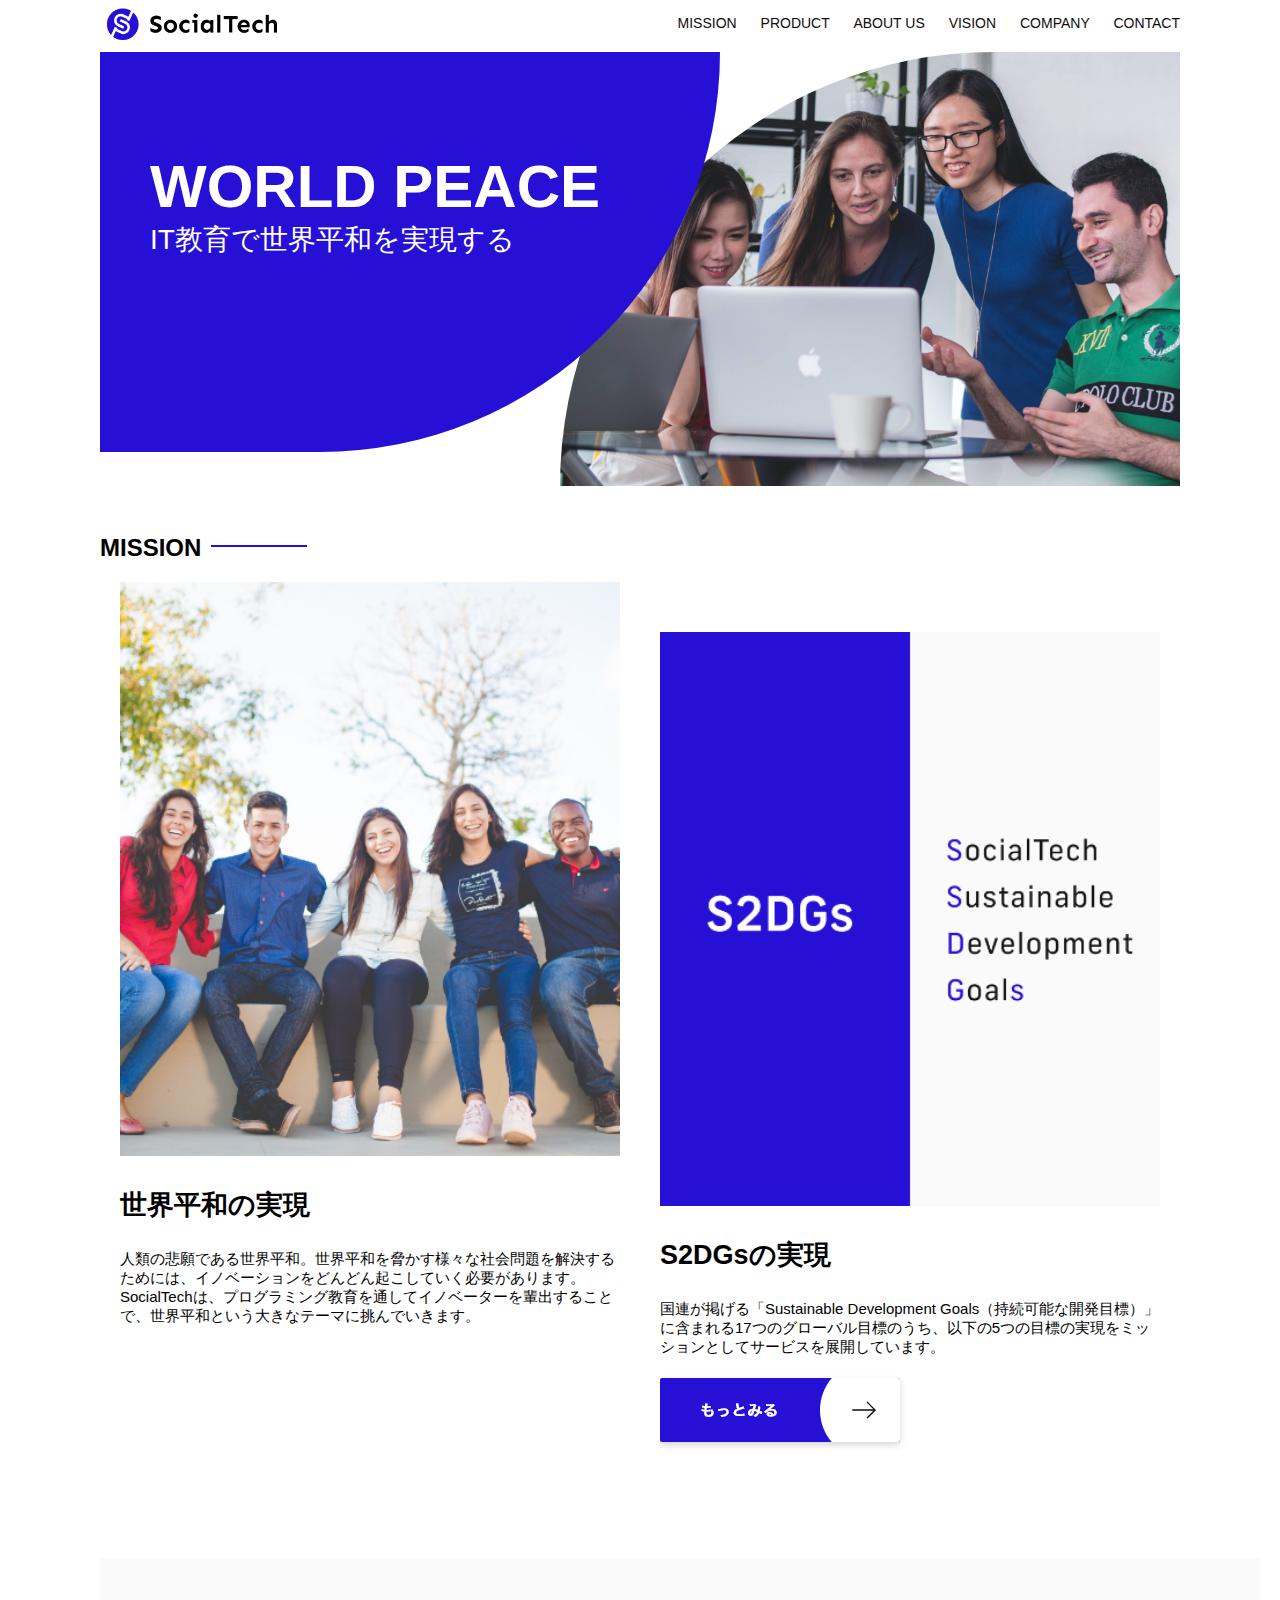
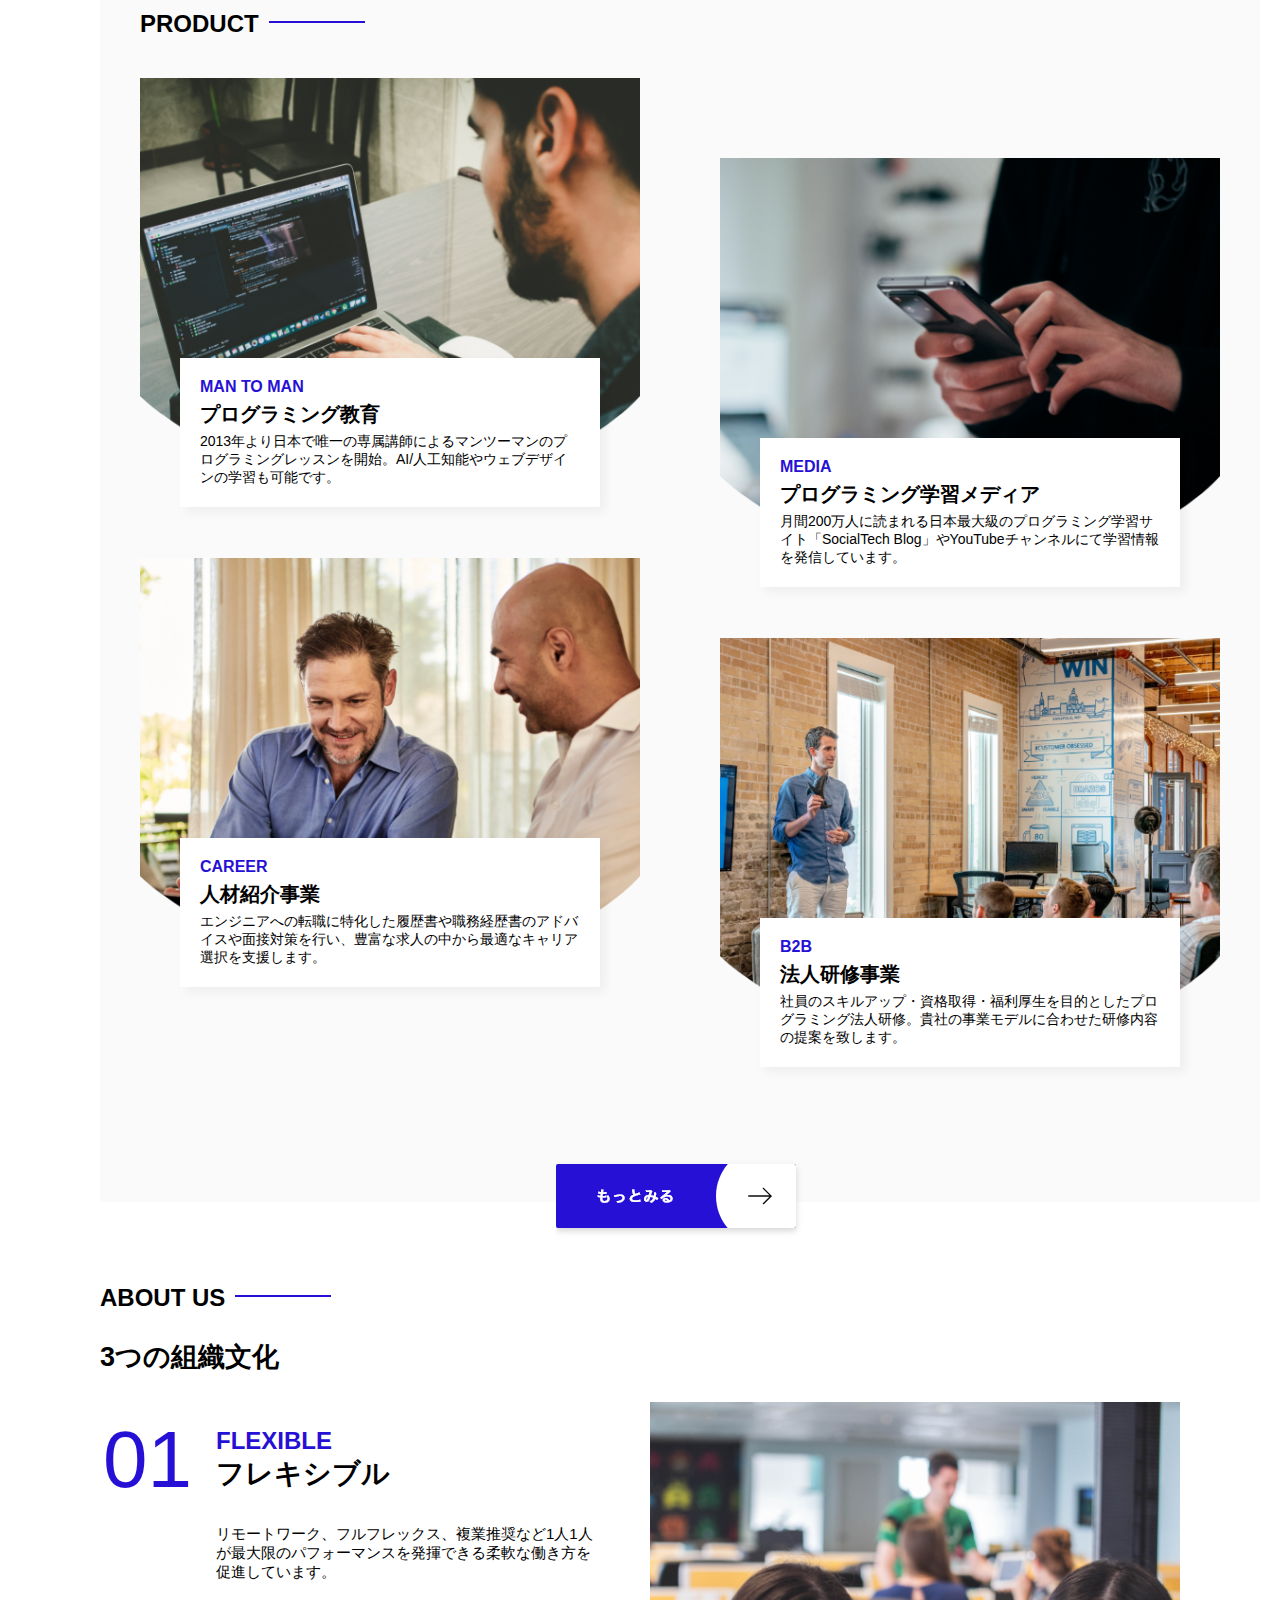
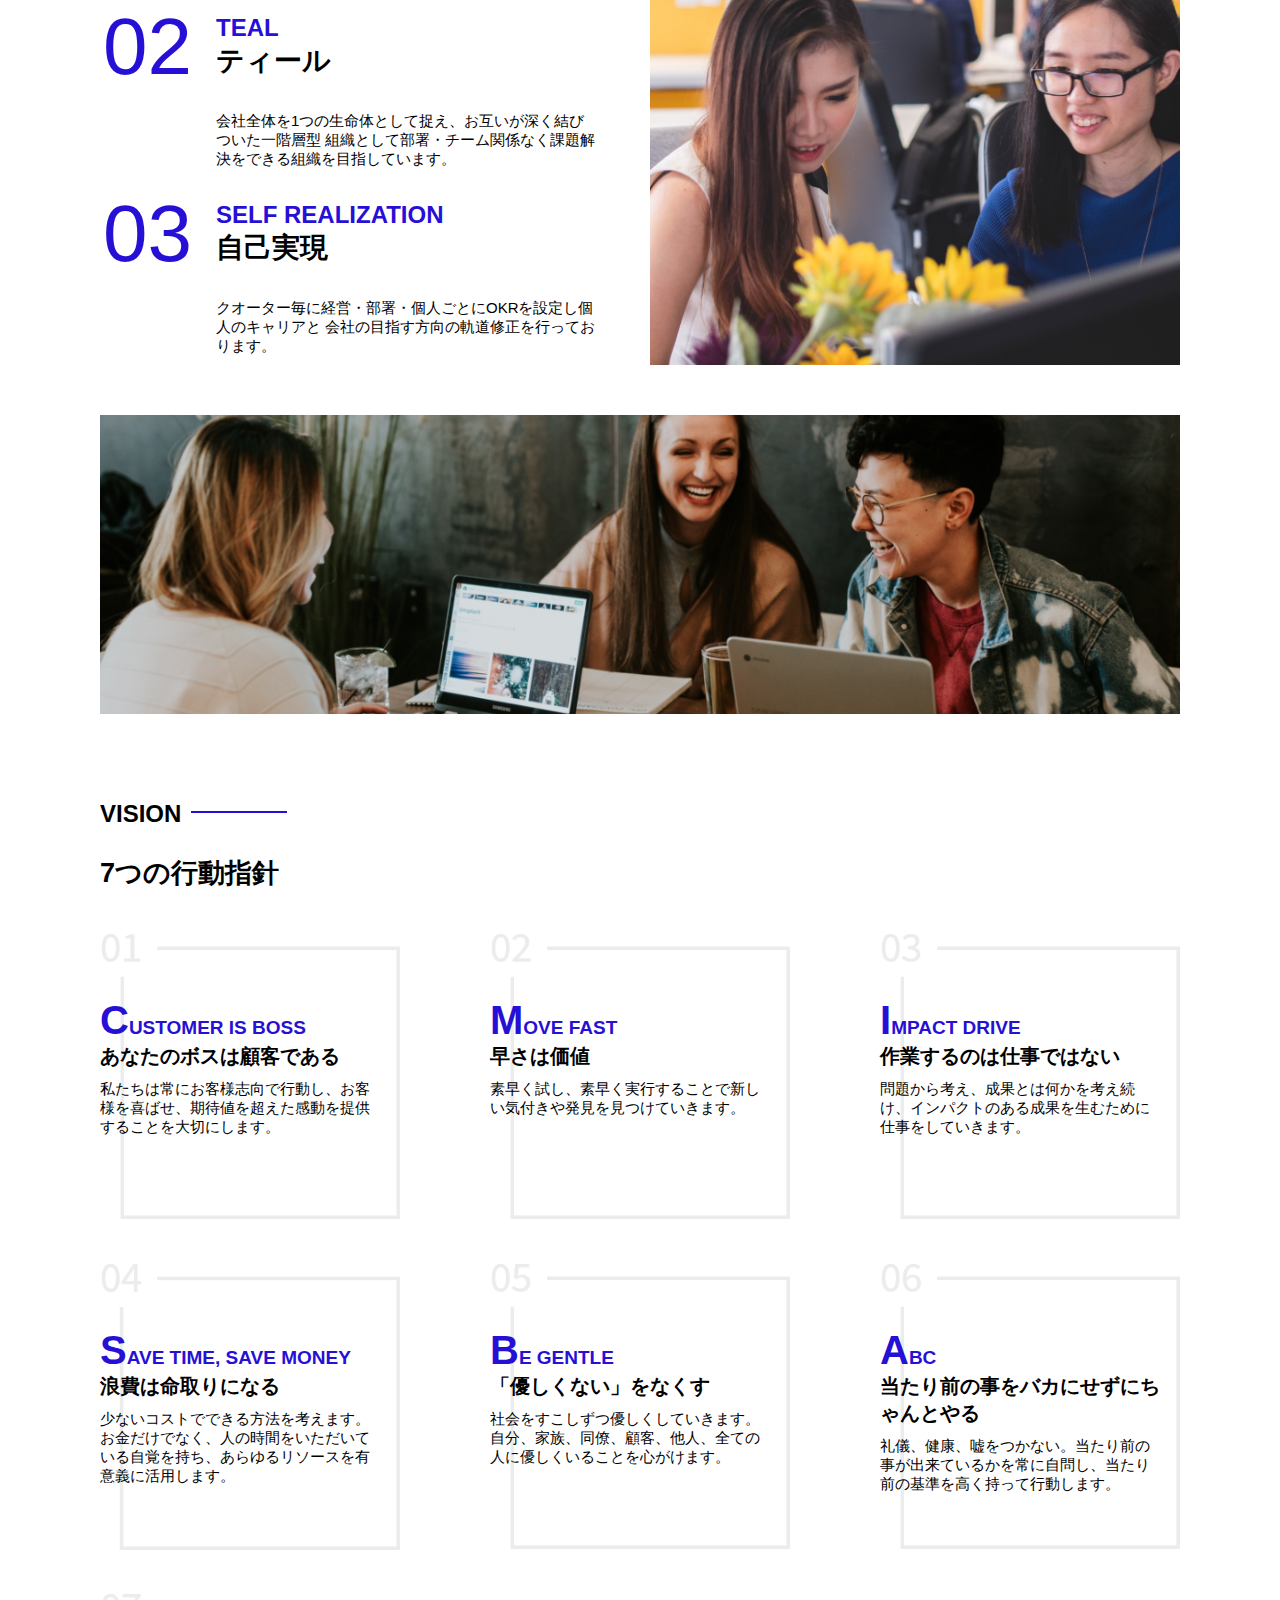
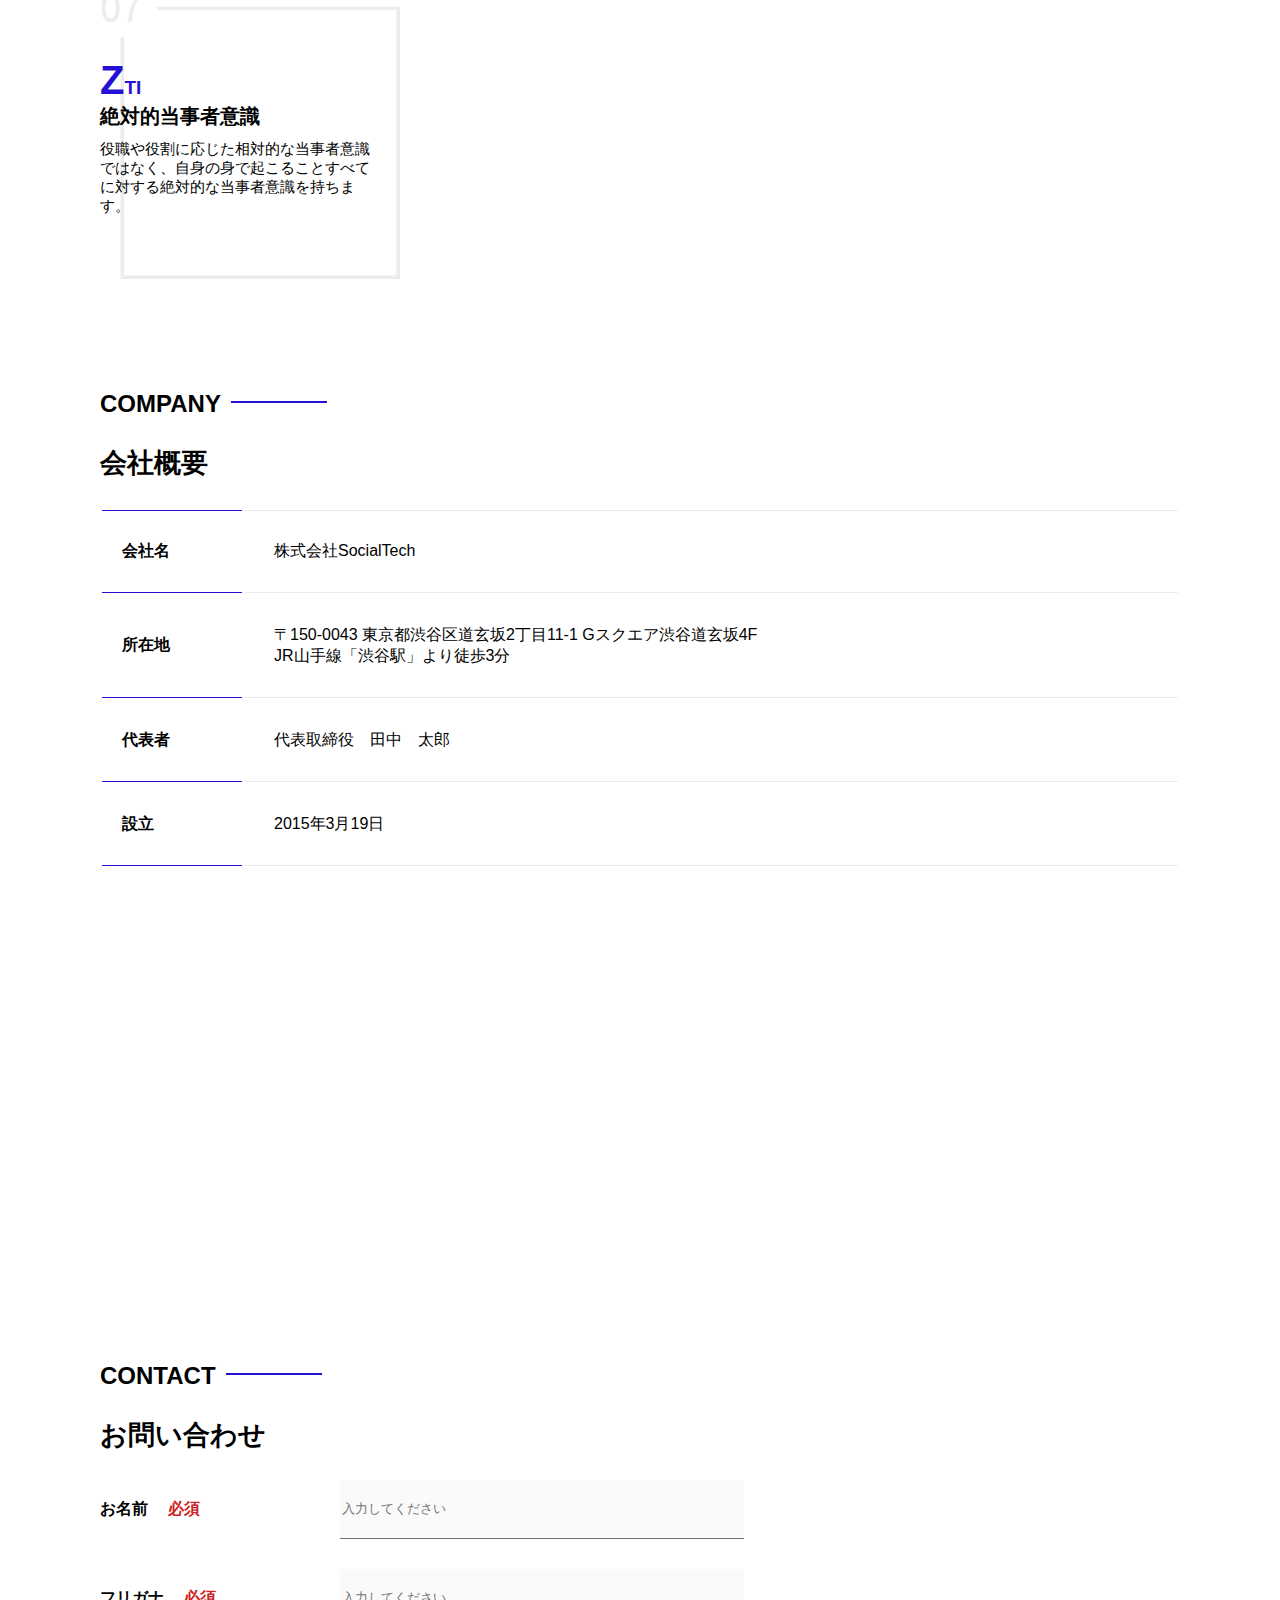
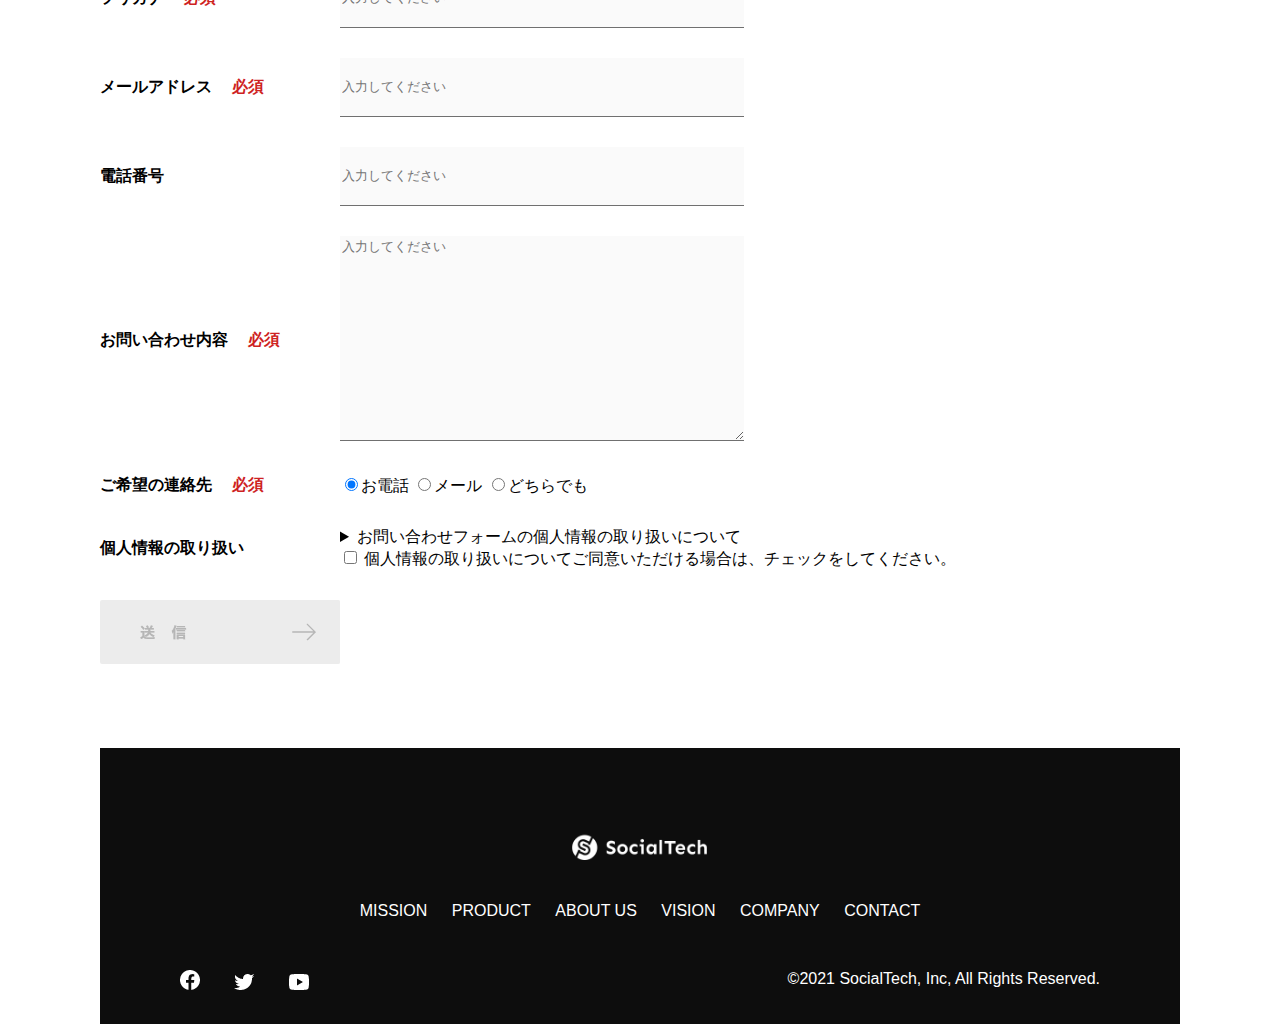
<file: index.html>
<!DOCTYPE html>
<html>
  <head>
    <title>SocialTech</title>
    <meta charset="utf-8">
    <meta name="description" content="SocialTechはEndTech業界のリーディングカンパニーを目指します。">
    <meta name="viewport" content="width=device-width",initial-scale="1.0">
    <link rel="stylesheet" href="style.css">
  </head>
  <body>
    <!-- ヘッダー -->
    <header>
      <!-- ロゴ -->
      <a href="index.html" id="logo"><img src="images/logo.png" alt="トップページに戻る"></a>
      
      <!-- PC用ナビゲーション -->
      <nav id="nav-pc">
        <a href="mission.html">MISSION</a>
        <a href="product.html">PRODUCT</a>
        <a href="index.html#aboutus">ABOUT US</a>
        <a href="index.html#vision">VISION</a>
        <a href="index.html#company">COMPANY</a>
        <a href="index.html#contact">CONTACT</a>
      </nav>
      <!-- スマホ用メニューボタン -->
      <img id="menu-sp" src="images/button-menu.png" alt="ナビゲーションを開く" onclick="document.getElementById('nav-sp').style.display = 'block'">

      <!-- スマホ用ナビゲーション -->
      <nav id="nav-sp">
        <img id="close" src="images/button-close.png" alt="ナビゲーションを閉じる" onclick="document.getElementById('nav-sp').style.display = 'none'">
        <a id="logo-sp" href="index.html" onclick="document.getElementById('nav-sp').style.display = 'none'"><img 
          src="images/logo-sp.png" alt="トップページに戻る"></a>
        <a class="menu" href="mission.html" onclick="document.getElementById('nav-sp').style.display = 'none'">MISSION</a>
        <a class="menu" href="product.html" onclick="document.getElementById('nav-sp').style.display = 'none'">PRODUCT</a>
        <a class="menu" href="index.html#aboutus" onclick="document.getElementById('nav-sp').style.display = 'none'">ABOUT US</a>
        <a class="menu" href="index.html#vision"
          onclick="document.getElementById('nav-sp').style.display = 'none'">VISION</a>
        <a class="menu" href="index.html#company"
          onclick="document.getElementById('nav-sp').style.display = 'none'">COMPANY</a>
        <a class="menu" href="index.html#contact"
          onclick="document.getElementById('nav-sp').style.display = 'none'">CONTACT</a>
        <div id="sns">
          <a href="https://www.facebook.com/sejuku2013"><img src="images/button-facebook.png" alt="Facebookのリンク"></a>
          <a href="https://twitter.com/samuraijuku"><img src="images/button-twitter.png" alt="Twitterのリンク"></a>
          <a href="https://www.youtube.com/channel/UCCFOQO5aDK0xXam4cUQXT8g"><img src="images/button-youtube.png" alt="YouTubeのリンク"></a>
        </div>
      </nav>
    </header>
    <main>
      <article>
        <!-- メインビジュアル -->
        <section id="main-visual">
          <div id="main-message">
            <h1>WORLD PEACE</h1>
            <p>IT教育で世界平和を実現する</p>
          </div>
          <img src="images/index/index-main.png" alt="PCの周りに集まる多国籍の仲間たち">
        </section>
        <!-- ミッション -->
        <section id="mission">
            <h2 class="index-h2">MISSION</h2>
          <div id="mission-flex">
            <div>  
              <img id="mission-photo" src="images/index/index-mission.png" alt="屋外のベンチで写真を撮影する多国籍の仲間たち">
              <h3>世界平和の実現</h3>
              <p>
                人類の悲願である世界平和。世界平和を脅かす様々な社会問題を解決するためには、イノベーションをどんどん起こしていく必要があります。SocialTechは、プログラミング教育を通してイノベーターを輩出することで、世界平和という大きなテーマに挑んでいきます。
              </p>
           </div>
           <div>
            <img id="s2dgs" src="images/index/s2dgs.png" alt="S2DGs">
            <h3>S2DGsの実現</h3>
            <p>国連が掲げる「Sustainable Development Goals（持続可能な開発目標）」に含まれる17つのグローバル目標のうち、以下の5つの目標の実現をミッションとしてサービスを展開しています。</p>
            <a href="mission.html">
              <img src="images/button-more.png" alt="もっとみる">
            </a>
           </div>
         </div>
       </section>
       <!-- プロダクト -->
       <section id="product">
          <h2 class="index-h2">PRODUCT</h2>
          <div>            
            <div id="product-left">
              <div>
                <img class="product-photo" src="images/index/index-mantoman.png" alt="PCでコードを書く男性">
                <div class="product-explain">
                  <span>MAN TO MAN</span>
                  <h3>プログラミング教育</h3>
                  <p>2013年より日本で唯一の専属講師によるマンツーマンのプログラミングレッスンを開始。AI/人工知能やウェブデザインの学習も可能です。</p>                  
                </div>
              </div>
              <div>
                <img class="product-photo" src="images/index/index-career.png" alt="笑顔で話し合う2人の男性">
                <div class="product-explain">
                  <span>CAREER</span>
                  <h3>人材紹介事業</h3>
                  <p>エンジニアへの転職に特化した履歴書や職務経歴書のアドバイスや面接対策を行い、豊富な求人の中から最適なキャリア選択を支援します。</p>
                </div>
              </div>        
            </div>
            <div id="product-right">
              <div>
                <img class="product-photo" src="images/index/index-media.png" alt="スマートフォンを操作する人">
                <div class="product-explain">
                  <span>MEDIA</span>
                  <h3>プログラミング学習メディア</h3>
                  <p>月間200万人に読まれる日本最大級のプログラミング学習サイト「SocialTech Blog」やYouTubeチャンネルにて学習情報を発信しています。</p>
                </div>
              </div>
              <div>
                <img class="product-photo" src="images/index/index-b2b.png" alt="講演中の男性とそれを聴く人々">
                <div class="product-explain">
                  <span>B2B</span>
                  <h3>法人研修事業</h3>
                  <p>社員のスキルアップ・資格取得・福利厚生を目的としたプログラミング法人研修。貴社の事業モデルに合わせた研修内容の提案を致します。</p>
                </div>
              </div>            
            </div>
          </div>
          <div>
            <a id="product-more" href="product.html">
              <img src="images/button-more.png" alt="もっとみる">
            </a>
          </div>
        </section>
        <!-- ABOUT US -->
        <section id="aboutus">
          <h2 class="index-h2">ABOUT US</h2>
          <h3>3つの組織文化</h3>
          <div>
            <table class="culture-table">
              <tr>
                <td>
                  <span class="culture-num">01</span>
                </td>
                <td>
                  <span class="culture-en">FLEXIBLE</span>
                  <span class="culture-jp">フレキシブル</span>
                </td>
              </tr>
              <tr>
                <td>
                  <!-- 空のセル -->
                </td>
                <td>
                  <p class="culture-description">
                    リモートワーク、フルフレックス、複業推奨など1人1人が最大限のパフォーマンスを発揮できる柔軟な働き方を促進しています。
                 </p>
               </td>
             </tr>
             <tr>
               <td>
                 <span class="culture-num">02</span>
               </td>
               <td>
                 <span class="culture-en">TEAL</span>
                 <span class="culture-jp">ティール</span>
               </td>
             </tr>
             <tr>
               <td>
                 <!--空のセル-->
               </td>
               <td>
                 <p class="culture-description">
                   会社全体を1つの生命体として捉え、お互いが深く結びついた一階層型
                   組織として部署・チーム関係なく課題解決をできる組織を目指しています。
                 </p>
               </td>
             </tr>
             <tr>
               <td>
                 <span class="culture-num">03</span>
               </td>
               <td>
                 <span class="culture-en">SELF REALIZATION</span>
                 <span class="culture-jp">自己実現</span>
               </td>
             </tr>
             <tr>
              <td>
                <!-- 空のセル -->
              </td>
              <td>
                <p class="culture-description">
                  クオーター毎に経営・部署・個人ごとにOKRを設定し個人のキャリアと
                   会社の目指す方向の軌道修正を行っております。
                </p>
              </td>
             </tr>
           </table>
            <img class="culture-img" src="images/index/index-aboutus1.png" alt="笑顔で話し合う2人の女性">
          </div>
           <img class="culture-img2" src="images/index/index-aboutus2.png" alt="笑顔で話し合う3人の男女">
        </section>
        <!-- VISION -->
        <section id="vision">
          <h2 class="index-h2">VISION</h2>
          <h3>7つの行動指針</h3>
          <div>
            <div class="vision-box">
              <img src="images/index/vision-01.png" alt="01">
              <span>
                <h4>CUSTOMER IS BOSS</h4>
                <h5>あなたのボスは顧客である</h5>
                <p>私たちは常にお客様志向で行動し、お客様を喜ばせ、期待値を超えた感動を提供することを大切にします。</p>
              </span>
            </div>
            <div class="vision-box">
              <img src="images/index/vision-02.png" alt="02">
              <span>
                <h4>MOVE FAST</h4>
                <h5>早さは価値</h5>
                <p>素早く試し、素早く実行することで新しい気付きや発見を見つけていきます。</p>
              </span>
            </div>
            <div class="vision-box">
              <img src="images/index/vision-03.png" alt="03">
              <span>
                <h4>IMPACT DRIVE</h4>
                <h5>作業するのは仕事ではない</h5>
                <p>問題から考え、成果とは何かを考え続け、インパクトのある成果を生むために仕事をしていきます。</p>
              </span>
            </div>
            <div class="vision-box">
              <img src="images/index/vision-04.png" alt="04">
              <span>
                <h4>SAVE TIME, SAVE MONEY</h4>
                <h5>浪費は命取りになる</h5>
                <p>少ないコストでできる方法を考えます。お金だけでなく、人の時間をいただいている自覚を持ち、あらゆるリソースを有意義に活用します。</p>
              </span>
            </div>
            <div class="vision-box">
              <img src="images/index/vision-05.png" alt="05">
              <span>
                <h4>BE GENTLE</h4>
                <h5>「優しくない」をなくす</h5>
                <p>社会をすこしずつ優しくしていきます。自分、家族、同僚、顧客、他人、全ての人に優しくいることを心がけます。</p>
              </span>
            </div>
            <div class="vision-box">
              <img src="images/index/vision-06.png" alt="06">
              <span>
                <h4>ABC</h4>
                <h5>当たり前の事をバカにせずにちゃんとやる</h5>
                <p>礼儀、健康、嘘をつかない。当たり前の事が出来ているかを常に自問し、当たり前の基準を高く持って行動します。</p>
              </span>
            </div>
            <div class="vision-box">
              <img src="images/index/vision-07.png" alt="07">
              <span>
                <h4>ZTI</h4>
                <h5>絶対的当事者意識</h5>
                <p>役職や役割に応じた相対的な当事者意識ではなく、自身の身で起こることすべてに対する絶対的な当事者意識を持ちます。</p>
              </span>
            </div>
          </div>
        </section>
        <!-- COMPANY -->
        <section id="company">
          <h2 class="index-h2">COMPANY</h2>
          <h3>会社概要</h3>
           <table id="company-table">
            <tr>
              <th class="tableheader-first">会社名</th>
              <td class="cell-first">株式会社SocialTech</td>
            </tr>
            <tr>
              <th class="tableheader">所在地</th>
              <td class="cell">〒150-0043 東京都渋谷区道玄坂2丁目11-1 Gスクエア渋谷道玄坂4F<br>JR山手線「渋谷駅」より徒歩3分</td>
            </tr>
            <tr>
              <th class="tableheader">代表者</th>
              <td class="cell">代表取締役　田中　太郎</td>
            </tr>
            <tr>
              <th class="tableheader">設立</th>
              <td class="cell">2015年3月19日</td>
            </tr>
           </table>
           <iframe
            src="https://www.google.com/maps/embed?pb=!1m18!1m12!1m3!1d202.61123561314938!2d139.69610514502176!3d35.65779725039391!2m3!1f0!2f0!3f0!3m2!1i1024!2i768!4f13.1!3m3!1m2!1s0x60188be0535d9a81%3A0xb09a6e9018e3debd!2z44CSMTUwLTAwNDMg5p2x5Lqs6YO95riL6LC35Yy66YGT546E5Z2C77yS5LiB55uu77yR77yR4oiS77yR!5e0!3m2!1sja!2sjp!4v1686712116126!5m2!1sja!2sjp" 
            style="border: 0;" allowfullscreen="" loading="lazy">
           </iframe>
        </section>
        <!-- お問い合わせフォーム -->
        <section id="contact">
          <h2 class="index-h2">CONTACT</h2>
          <h3>お問い合わせ</h3>
          <!-- STATIC FORMSのフォームタグ -->
          <form action="https://api.staticforms.xyz/submit" method="post">
              <input type="text" name="honeypot" style="display:none">
              <!-- STATIC FORMSのアクセスキー -->
              <input type="hidden" name="accessKey" value="17d87020-35bf-496c-a254-a8139f6d24a0">
              <!-- メールのタイトル -->
              <input type="hidden" name="subject" value="お問い合わせフォーム" />
              <!-- 送信先のメールアドレスをvalueに設定する -->
              <input type="hidden" name="replyTo" value="chun79221@gmail.com">
              <!-- redirectToのURLは公開後のURLへリンクする -->
              <input type="hidden" name="redirectTo" value="">
            <div>
              <div class="contact-heading">
                <label class="contact-label">お名前<span class="contact-span">必須</span></label>
              </div>
              <div class="contact-form">
                <input type="text" name="name" placeholder="入力してください" class="contact-textbox">
              </div>
            </div>
            <div>
              <div class="contact-heading">
                <label class="contact-label">フリガナ<span class="contact-span">必須</span></label>
              </div>
              <div>
                <input type="text" name="hurigana" placeholder="入力してください" class="contact-textbox">
              </div>
            </div>
            <div>
              <div class="contact-heading">
                <label class="contact-label">メールアドレス<span class="contact-span">必須</span></label>
              </div>
              <div>
                <input type="text" name="email" placeholder="入力してください" class="contact-textbox">
              </div>
            </div>
            <div>
              <div class="contact-heading">
                <label class="contact-label">電話番号</label>
              </div>
              <div>
                <input type="text" name="tel" placeholder="入力してください" class="contact-textbox">
              </div>
            </div>
            <div>
              <div class="contact-heading">
                <label class="contact-label">お問い合わせ内容<span class="contact-span">必須</span></label>
              </div>
              <div>
                <textarea class="contact-textarea" placeholder="入力してください" name="message"></textarea>
              </div>
            </div>
            <div>
              <div class="contact-heading">
                <label class="contact-label">ご希望の連絡先<span class="contact-span">必須</span></label>
              </div>
              <div>
                <input class="radiobutton" type="radio" value="tel" name="contact" checked><label>お電話</label>
                <input class="radiobutton" type="radio" value="mail" name="contact"><label>メール</label>
                <input class="radiobutton" type="radio" value="both" name="contact"><label>どちらでも</label>
              </div>
            </div>
            <div>
              <div class="contact-heading">
                <label class="contact-label">個人情報の取り扱い</label>
              </div>
              <div>
               <details>
                <summary>お問い合わせフォームの個人情報の取り扱いについて</summary>
                <div>
                  <span>１．組織の名称又は氏名</span><br>
                  株式会社SocialTech<br><br>
                  <span>２．個人情報保護管理者（若しくはその代理人）の氏名又は職名、所属及び連絡先
                    鈴木 一郎 コーポレート部</span><br>
                  メールアドレス：support@socialtech.net<br>
                  TEL：03-xxxx-xxxx<br>
                  <span>３．個人情報の利用目的</span><br>
                  ・本サービス及び本サービスに関連する情報の提供又はそれらに関する連絡のため<br>
                  ・ユーザーの本人確認のため<br>
                  ・当社サービスのご案内のため<br>
                  ・当社の商品等の広告または宣伝（電子メールによるものを含むものとします。）<br><br>
                  <span>４．個人情報の取り扱い業務の委託</span><br>
                  個人情報の取扱業務の全部または一部を外部に業務委託する場合があります。<br>
                  その際、弊社は、個人情報を適切に保護できる管理体制を敷き実行していることを条件として<br>
                  委託先を厳選したうえで、機密保持契約を委託先と締結し、お客様の個人情報を厳密に管理させます。<br><br>
                  <span>５．個人情報の開示等の請求</span><br>
                  お客様は、弊社に対してご自身の個人情報の開示等（利用目的の通知、開示、内容の訂正・追加・削除、利用の停止または消去、第三者への提供の停止）に関して、当社問合わせ窓口に申し出ることができます。<br>
                  その際、弊社はお客様ご本人を確認させていただいたうえで、合理的な期間内に対応いたします。<br><br>
                  なお、個人情報に関する弊社問合わせ先は、次の通りです。<br><br>
                  株式会社SocialTech　個人情報問合せ窓口<br>
                  〒150-0043　東京都渋谷区道玄坂2丁目11-1 Ｇスクエア渋谷道玄坂 4F<br>
                  メールアドレス：support@socialtech.net　TEL：03-xxxx-xxxx<br><br>
                  <span>６．個人情報を提供されることの任意性について</span><br><br>
                  お客様がご自身の個人情報を弊社に提供されるか否かは、お客様のご判断によりますが、もしご提供されない場合には、適切なサービスが提供できない場合がありますので予めご了承ください。
                </div>
               </details>
               <input type="checkbox" name="agree">
               <span>個人情報の取り扱いについてご同意いただける場合は、チェックをしてください。</span>
              </div>
            </div>
            <input type="image" src="images/button-submit.png" alt="送信する">
          </form>
        </section>
      </article>
      <footer>
        <div id="footer-logo">
          <img src="images/logo-sp.png" alt="SocialTech">
        </div>
        <div id="footer-link">
          <a href="mission.html">MISSION</a>
          <a href="product.html">PRODUCT</a>
          <a href="index.html#aboutus">ABOUT US</a>
          <a href="index.html#vision">VISION</a>
          <a href="index.html#company">COMPANY</a>
          <a href="index.html#contact">CONTACT</a>
        </div>
        <div id="sns-footer">
          <a href="https://www.facebook.com/sejuku2013"><img src="images/button-facebook.png" alt="Facebookのリンク"></a>
          <a href="https://twitter.com/samuraijuku"><img src="images/button-twitter.png" alt="Twitterのリンク"></a>
          <a href="https://www.youtube.com/channel/UCCFOQO5aDK0xXam4cUQXT8g"><img src="images/button-youtube.png" alt="YouTubeのリンク"></a>
          <span id="copyright">&copy;2021 SocialTech, Inc, All Rights Reserved.</span>
        </div>
      </footer>
    </main>
  </body>
</html>
</file>
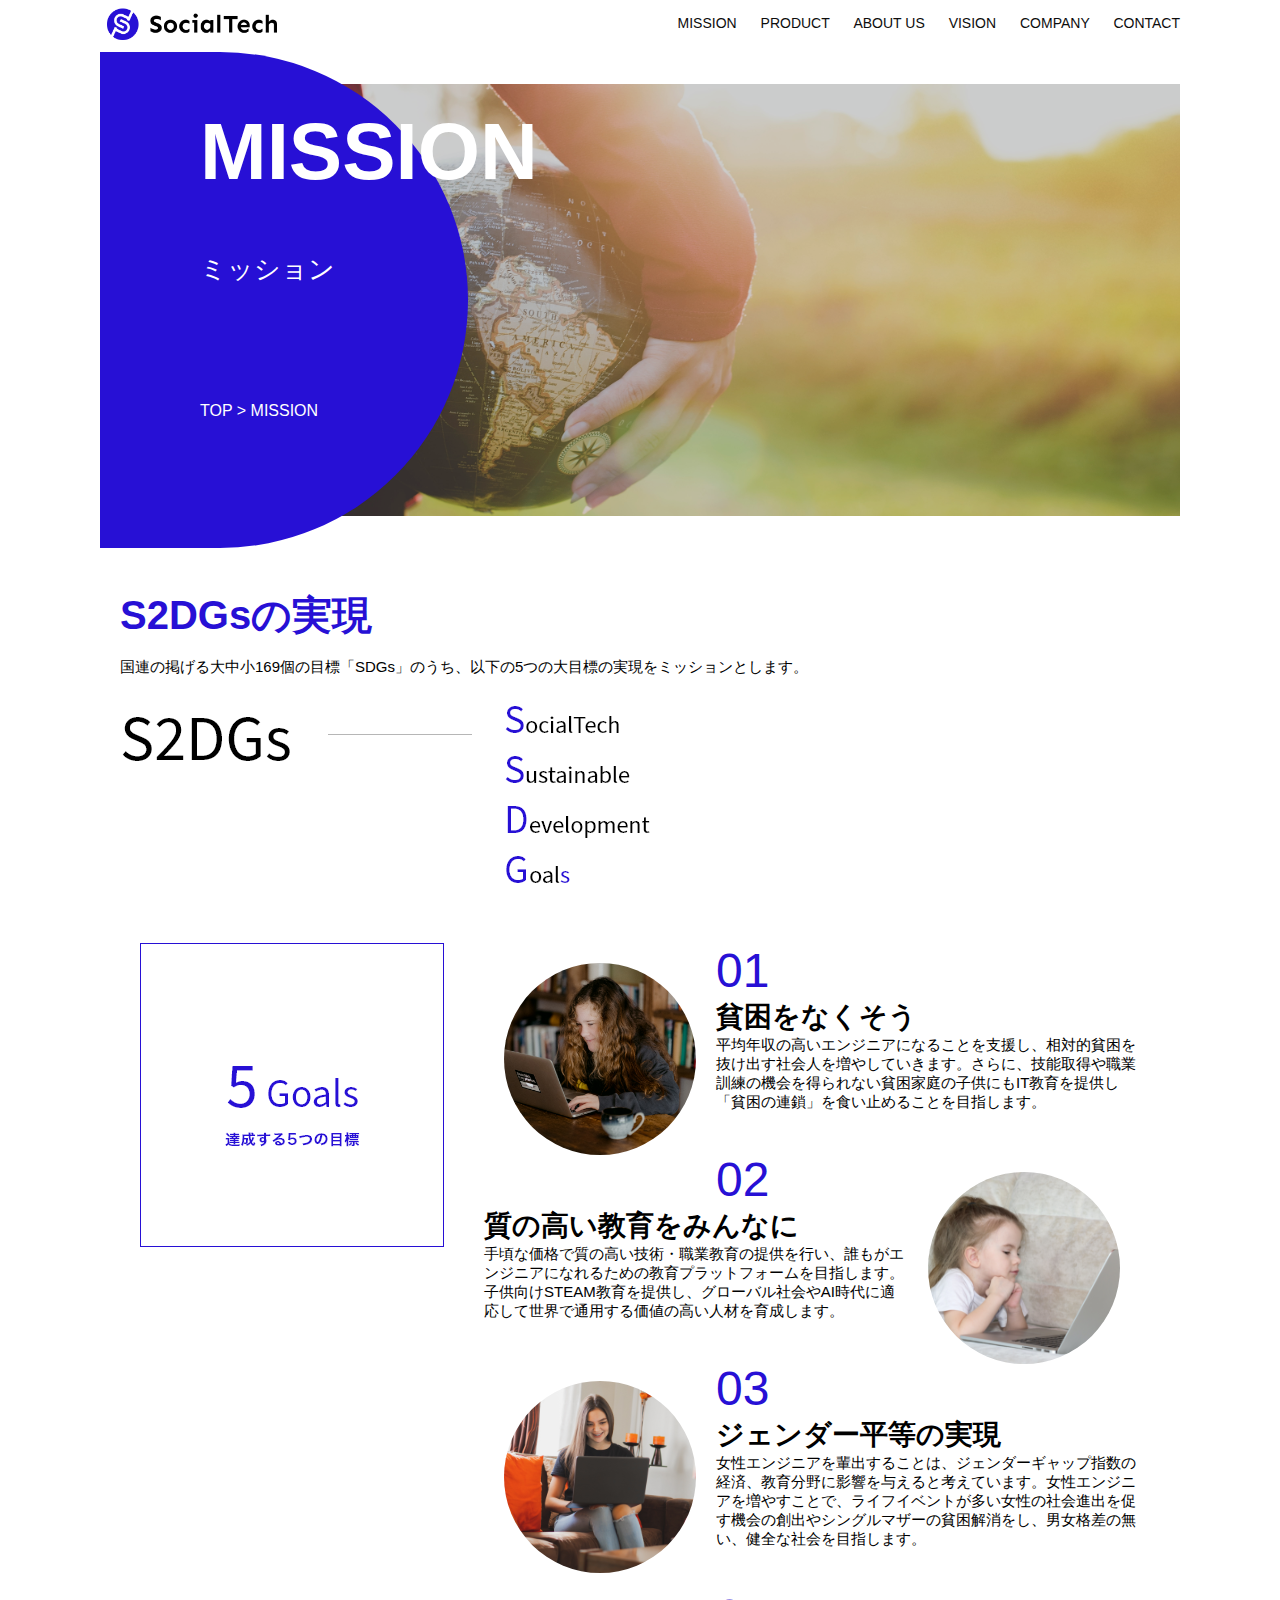
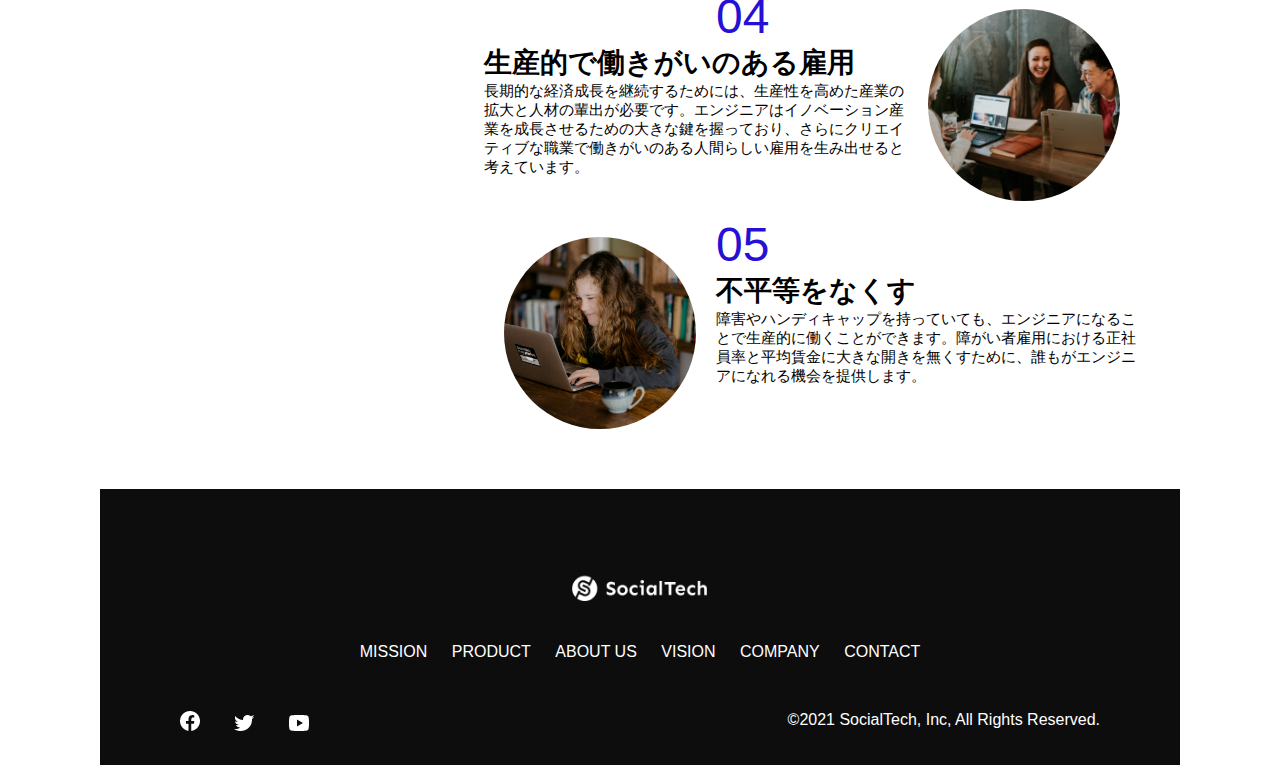
<file: mission.html>
<!DOCTYPE html>
<html>
  <head>
    <title>SocialTech - MISSION ミッション -</title>
    <meta charset="utf-8">
    <meta name="description" content="SocialTechが目指す5つの目標（S2DGs）を紹介します">
    <meta name="viewport" content="width=device-width",initial-scale="1.0">
    <link rel="stylesheet" href="style.css">
  </head>

  <body>
    <!-- ヘッダー -->
    <header>
      <!-- ロゴ -->
      <a href="index.html" id="logo"><img src="images/logo.png" alt="トップページに戻る"></a>
      
      <!-- PC用ナビゲーション -->
      <nav id="nav-pc">
        <a href="mission.html">MISSION</a>
        <a href="product.html">PRODUCT</a>
        <a href="index.html#aboutus">ABOUT US</a>
        <a href="index.html#vision">VISION</a>
        <a href="index.html#company">COMPANY</a>
        <a href="index.html#contact">CONTACT</a>
      </nav>
      <!-- スマホ用メニューボタン -->
      <img id="menu-sp" src="images/button-menu.png" alt="ナビゲーションを開く" onclick="document.getElementById('nav-sp').style.display = 'block'">

      <!-- スマホ用ナビゲーション -->
      <nav id="nav-sp">
        <img id="close" src="images/button-close.png" alt="ナビゲーションを閉じる" onclick="document.getElementById('nav-sp').style.display = 'none'">
        <a id="logo-sp" href="index.html" onclick="document.getElementById('nav-sp').style.display = 'none'"><img 
          src="images/logo-sp.png" alt="トップページに戻る"></a>
        <a class="menu" href="mission.html" onclick="document.getElementById('nav-sp').style.display = 'none'">MISSION</a>
        <a class="menu" href="product.html" onclick="document.getElementById('nav-sp').style.display = 'none'">PRODUCT</a>
        <a class="menu" href="index.html#aboutus" onclick="document.getElementById('nav-sp').style.display = 'none'">ABOUT US</a>
        <a class="menu" href="index.html#vision"
          onclick="document.getElementById('nav-sp').style.display = 'none'">VISION</a>
        <a class="menu" href="index.html#company"
          onclick="document.getElementById('nav-sp').style.display = 'none'">COMPANY</a>
        <a class="menu" href="index.html#contact"
          onclick="document.getElementById('nav-sp').style.display = 'none'">CONTACT</a>
        <div id="sns">
          <a href="https://www.facebook.com/sejuku2013"><img src="images/button-facebook.png" alt="Facebookのリンク"></a>
          <a href="https://twitter.com/samuraijuku"><img src="images/button-twitter.png" alt="Twitterのリンク"></a>
          <a href="https://www.youtube.com/channel/UCCFOQO5aDK0xXam4cUQXT8g"><img src="images/button-youtube.png" alt="YouTubeのリンク"></a>
        </div>
      </nav>
    </header>
    <main>
      <article>
        <section id="mission-main">
          <div id="mission-title">
            <h1>MISSION</h1>
            <span>ミッション</span>
            <div>TOP > MISSION</div>
          </div>
        </section>
        <section id="mission-s2dgs">
          <h2 class="mission-h2">S2DGsの実現</h2>
          <p>国連の掲げる大中小169個の目標「SDGs」のうち、以下の5つの大目標の実現をミッションとします。</p>
          <img src="images/mission/mission-s2dgs.png" alt="S2DGs">
        </section>
        <section id="mission-5goals">
          <div>
            <img id="s2dgs-image" src="images/mission/mission-5goals.png" alt="5Goals">
          </div>

          <div>
            <div>
              <img class="fivegoals-image-left" src="images/mission/mission-5goals01.png" alt="PCを操作する女の子">
              <span class="fivegoals-number">01</span>
              <h3 class="fivegoals-h3">貧困をなくそう</h3>
              <p class="fivegoals-p">
              平均年収の高いエンジニアになることを支援し、相対的貧困を抜け出す社会人を増やしていきます。さらに、技能取得や職業訓練の機会を得られない貧困家庭の子供にもIT教育を提供し「貧困の連鎖」を食い止めることを目指します。
              </p>
            </div>
          
            <div>
              <img class="fivegoals-image-right" src="images/mission/mission-5goals02.png" alt="PCを見つめる小さい女の子">
              <span class="fivegoals-number">02</span>
              <h3 class="fivegoals-h3">質の高い教育をみんなに</h3>
              <p class="fivegoals-p">
              手頃な価格で質の高い技術・職業教育の提供を行い、誰もがエンジニアになれるための教育プラットフォームを目指します。子供向けSTEAM教育を提供し、グローバル社会やAI時代に適応して世界で通用する価値の高い人材を育成します。
              </p>
           </div>

           <div>
              <img class="fivegoals-image-left" src="images/mission/mission-5goals03.png" alt="PCを操作する女性">
              <span class="fivegoals-number">03</span>
              <h3 class="fivegoals-h3">ジェンダー平等の実現</h3>
              <p class="fivegoals-p">
              女性エンジニアを輩出することは、ジェンダーギャップ指数の経済、教育分野に影響を与えると考えています。女性エンジニアを増やすことで、ライフイベントが多い女性の社会進出を促す機会の創出やシングルマザーの貧困解消をし、男女格差の無い、健全な社会を目指します。
              </p>
           </div>

            <div>
              <img class="fivegoals-image-right" src="images/mission/mission-5goals04.png" alt="笑顔で話し合う3人の男女">
              <span class="fivegoals-number">04</span>
              <h3 class="fivegoals-h3">生産的で働きがいのある雇用</h3>
              <p class="fivegoals-p">
              長期的な経済成長を継続するためには、生産性を高めた産業の拡大と人材の輩出が必要です。エンジニアはイノベーション産業を成長させるための大きな鍵を握っており、さらにクリエイティブな職業で働きがいのある人間らしい雇用を生み出せると考えています。
              </p>
            </div>

            <div>
              <img class="fivegoals-image-left" src="images/mission/mission-5goals01.png" alt="障害を持つ男性が生き生きと働く様子">
              <span class="fivegoals-number">05</span>
              <h3 class="fivegoals-h3">不平等をなくす</h3>
              <p class="fivegoals-p">
              障害やハンディキャップを持っていても、エンジニアになることで生産的に働くことができます。障がい者雇用における正社員率と平均賃金に大きな開きを無くすために、誰もがエンジニアになれる機会を提供します。
              </p>
            </div>
          </div>
        </section>
      </article>
      <footer>
        <div id="footer-logo">
          <img src="images/logo-sp.png" alt="SocialTech">
        </div>
        <div id="footer-link">
          <a href="mission.html">MISSION</a>
          <a href="product.html">PRODUCT</a>
          <a href="index.html#aboutus">ABOUT US</a>
          <a href="index.html#vision">VISION</a>
          <a href="index.html#company">COMPANY</a>
          <a href="index.html#contact">CONTACT</a>
        </div>
        <div id="sns-footer">
          <a href="https://www.facebook.com/sejuku2013"><img src="images/button-facebook.png" alt="Facebookのリンク"></a>
          <a href="https://twitter.com/samuraijuku"><img src="images/button-twitter.png" alt="Twitterのリンク"></a>
          <a href="https://www.youtube.com/channel/UCCFOQO5aDK0xXam4cUQXT8g"><img src="images/button-youtube.png" alt="YouTubeのリンク"></a>
          <span id="copyright">&copy;2021 SocialTech, Inc, All Rights Reserved.</span>
        </div>
      </footer>
    </main>
  </body>
</html>
</file>
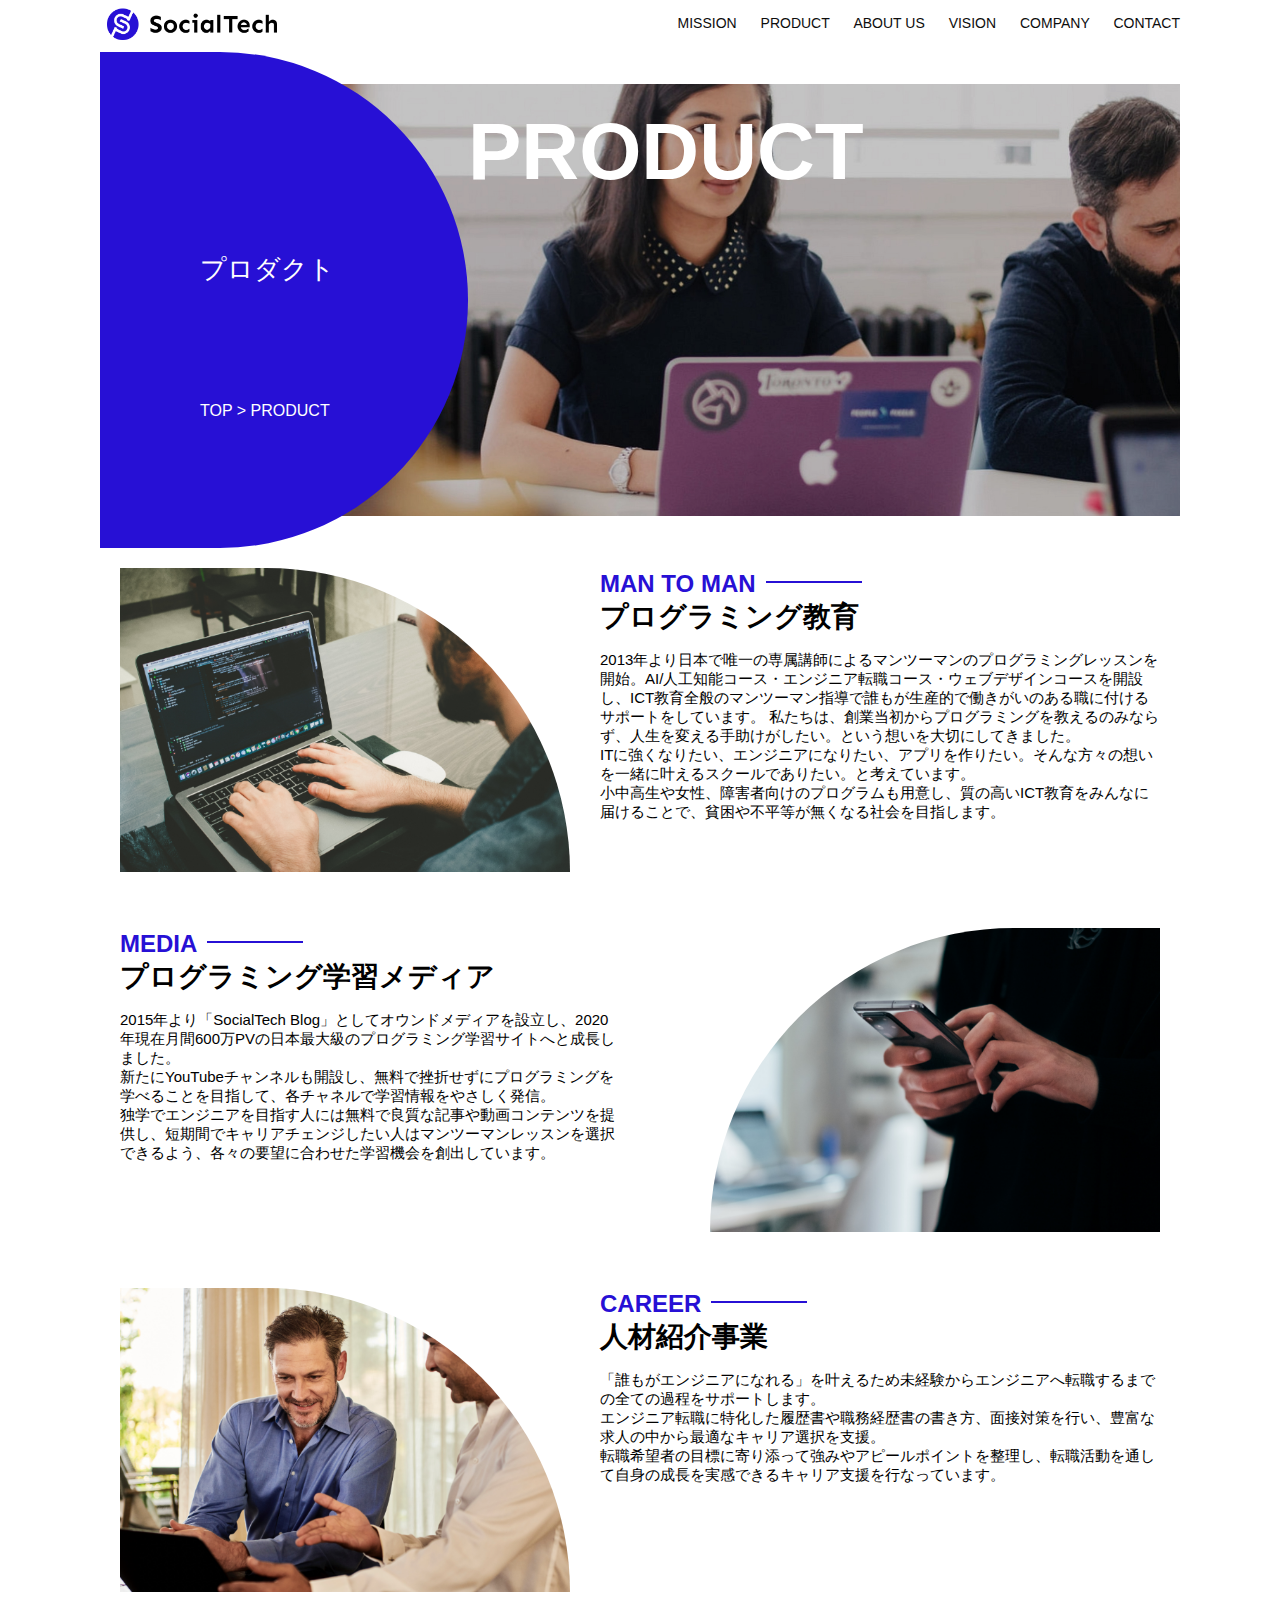
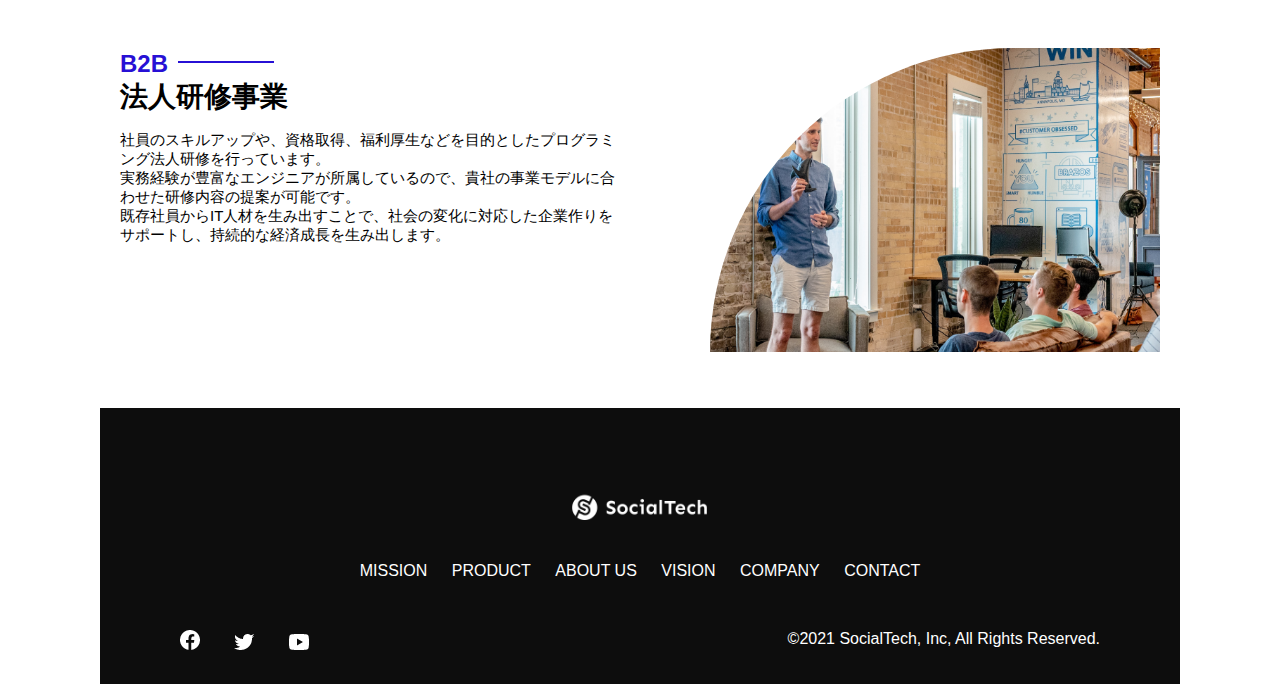
<file: product.html>
<!DOCTYPE html>
<html>
  <head>
    <title>SocialTech -PRODUCT プロダクト-</title>
    <meta charset="utf-8">
    <meta name="description" content="SocialTechの4つのプロダクトを紹介します">
    <meta name="viewport" content="width=device-width",initial-scale="1.0">
    <link rel="stylesheet" href="style.css">
  </head>
  <body>
    <!-- ヘッダー -->
    <header>
      <!-- ロゴ -->
      <a href="index.html" id="logo"><img src="images/logo.png" alt="トップページに戻る"></a>
      
      <!-- PC用ナビゲーション -->
      <nav id="nav-pc">
        <a href="mission.html">MISSION</a>
        <a href="product.html">PRODUCT</a>
        <a href="index.html#aboutus">ABOUT US</a>
        <a href="index.html#vision">VISION</a>
        <a href="index.html#company">COMPANY</a>
        <a href="index.html#contact">CONTACT</a>
      </nav>

      <!-- スマホ用メニューボタン -->
      <img id="menu-sp" src="images/button-menu.png" alt="ナビゲーションを開く" onclick="document.getElementById('nav-sp').style.display = 'block'">

      <!-- スマホ用ナビゲーション -->
      <nav id="nav-sp">
        <img id="close" src="images/button-close.png" alt="ナビゲーションを閉じる" onclick="document.getElementById('nav-sp').style.display = 'none'">
        <a id="logo-sp" href="index.html" onclick="document.getElementById('nav-sp').style.display = 'none'"><img 
          src="images/logo-sp.png" alt="トップページに戻る"></a>
        <a class="menu" href="mission.html" onclick="document.getElementById('nav-sp').style.display = 'none'">MISSION</a>
        <a class="menu" href="product.html" onclick="document.getElementById('nav-sp').style.display = 'none'">PRODUCT</a>
        <a class="menu" href="index.html#aboutus" onclick="document.getElementById('nav-sp').style.display = 'none'">ABOUT US</a>
        <a class="menu" href="index.html#vision"
          onclick="document.getElementById('nav-sp').style.display = 'none'">VISION</a>
        <a class="menu" href="index.html#company"
          onclick="document.getElementById('nav-sp').style.display = 'none'">COMPANY</a>
        <a class="menu" href="index.html#contact"
          onclick="document.getElementById('nav-sp').style.display = 'none'">CONTACT</a>
        <div id="sns">
          <a href="https://www.facebook.com/sejuku2013"><img src="images/button-facebook.png" alt="Facebookのリンク"></a>
          <a href="https://twitter.com/samuraijuku"><img src="images/button-twitter.png" alt="Twitterのリンク"></a>
          <a href="https://www.youtube.com/channel/UCCFOQO5aDK0xXam4cUQXT8g"><img src="images/button-youtube.png" alt="YouTubeのリンク"></a>
        </div>
      </nav>
    </header>
    <main>
      <article>
        <section id="product-main">
          <div id="product-title">
            <h1>PRODUCT</h1>
            <span>プロダクト</span>
            <div>TOP > PRODUCT</div>
          </div>
        </section>
        <section class="product-section1">
          <img src="images/product/product-mantoman.png" alt="PCでコードを書く男性">
          <div>
            <h2 class="product-h2">MAN TO MAN</h2>
            <h3 class="product-h3">プログラミング教育</h3>
            <p>
              2013年より日本で唯一の専属講師によるマンツーマンのプログラミングレッスンを開始。AI/人工知能コース・エンジニア転職コース・ウェブデザインコースを開設し、ICT教育全般のマンツーマン指導で誰もが生産的で働きがいのある職に付けるサポートをしています。
              私たちは、創業当初からプログラミングを教えるのみならず、人生を変える手助けがしたい。という想いを大切にしてきました。<br>ITに強くなりたい、エンジニアになりたい、アプリを作りたい。そんな方々の想いを一緒に叶えるスクールでありたい。と考えています。<br>小中高生や女性、障害者向けのプログラムも用意し、質の高いICT教育をみんなに届けることで、貧困や不平等が無くなる社会を目指します。 
            </p>
          </div>
        </section>
        <section class="product-section2">
          <div>
            <h2 class="product-h2">MEDIA</h2>
            <h3 class="product-h3">プログラミング学習メディア</h3>
            <p>2015年より「SocialTech
              Blog」としてオウンドメディアを設立し、2020年現在月間600万PVの日本最大級のプログラミング学習サイトへと成長しました。<br>新たにYouTubeチャンネルも開設し、無料で挫折せずにプログラミングを学べることを目指して、各チャネルで学習情報をやさしく発信。<br>独学でエンジニアを目指す人には無料で良質な記事や動画コンテンツを提供し、短期間でキャリアチェンジしたい人はマンツーマンレッスンを選択できるよう、各々の要望に合わせた学習機会を創出しています。
            </p>
          </div>
          <img src="images/product/product-media.png" alt="スマートフォンを操作する人">
        </section>
        <section class="product-section1">
          <img src="images/product/product-career.png" alt="笑顔で話し合う2人の男性">
          <div>
            <h2 class="product-h2">CAREER</h2>
            <h3 class="product-h3">人材紹介事業</h3>
            <p>
              「誰もがエンジニアになれる」を叶えるため未経験からエンジニアへ転職するまでの全ての過程をサポートします。<br>エンジニア転職に特化した履歴書や職務経歴書の書き方、面接対策を行い、豊富な求人の中から最適なキャリア選択を支援。<br>転職希望者の目標に寄り添って強みやアピールポイントを整理し、転職活動を通して自身の成長を実感できるキャリア支援を行なっています。<br> 
            </p>
          </div>
        </section>
        <section class="product-section2">
          <div>
            <h2 class="product-h2">B2B</h2>
            <h3 class="product-h3">法人研修事業</h3>
            <p>
              社員のスキルアップや、資格取得、福利厚生などを目的としたプログラミング法人研修を行っています。<br>実務経験が豊富なエンジニアが所属しているので、貴社の事業モデルに合わせた研修内容の提案が可能です。<br>既存社員からIT人材を生み出すことで、社会の変化に対応した企業作りをサポートし、持続的な経済成長を生み出します。
            </p>
          </div>
          <img src="images/product/product-b2b.png" alt="講演中の男性とそれを聴く人々">
        </section>
      </article>
      <footer>
        <div id="footer-logo">
          <img src="images/logo-sp.png" alt="SocialTech">
        </div>
        <div id="footer-link">
          <a href="mission.html">MISSION</a>
          <a href="product.html">PRODUCT</a>
          <a href="index.html#aboutus">ABOUT US</a>
          <a href="index.html#vision">VISION</a>
          <a href="index.html#company">COMPANY</a>
          <a href="index.html#contact">CONTACT</a>
        </div>
        <div id="sns-footer">
          <a href="https://www.facebook.com/sejuku2013"><img src="images/button-facebook.png" alt="Facebookのリンク"></a>
          <a href="https://twitter.com/samuraijuku"><img src="images/button-twitter.png" alt="Twitterのリンク"></a>
          <a href="https://www.youtube.com/channel/UCCFOQO5aDK0xXam4cUQXT8g"><img src="images/button-youtube.png" alt="YouTubeのリンク"></a>
          <span id="copyright">&copy;2021 SocialTech, Inc, All Rights Reserved.</span>
        </div>
      </footer>
    </main>
  </body>
</html>
</file>
<file: style.css>
/* PC、スマホ共通スタイル */
body {
  font-family: "Sourse Sans Pro", "Hiragino Kaku Gothic ProN", "Meiryo", "Arial", sans-serif;
}

p {
  font-size: 15px;
}

/* ＝＝＝＝＝＝＝＝
　PC用のスタイル
＝＝＝＝＝＝＝＝＝ */
@media screen and (min-width: 768px) {

  /* 横幅設定 */
 body {
  max-width: 1080px;
  min-width: 960px;
  margin: 0 auto 0 auto;
 }

 /* ヘッダー */
 header {
  display: flex;
  justify-content: space-between;
 }

 /* ナビゲーションのレイアウト */
 #nav-pc {
  text-align: right;
  font-size: 14px;
  padding-top: 15px;
 }

 /* ナビゲーションのリンクの装飾設定 */
 #nav-pc > a {
  text-decoration: none;
  margin-left: 20px;
 }
 #nav-pc > a:link {
  color: #0d0d0d;
 }
 #nav-pc > a:visited {
  color: #0d0d0d;
 }
 #nav-pc > a:hover {
  color: #0d0d0d;
  text-decoration: underline;
 }
 #nav-pc > a:active {
  color: #0d0d0d;
 }

 /* スマホ用ナビを非表示 */
 #menu-sp, 
 #nav-sp {
  display: none;
 }

 /* メインビジュアル */
 #main-visual {
  position: relative;
  height: 400px;
 }

 #main-message {
  position: absolute;
  top: 0;
  left: 0;
  background-color: #2710d5;
  color: #ffffff;
  border-radius: 0 0 476px 0;
  max-width: 620px;
  height: 100%;
  width: 100%;
  z-index: 11;
 }

 #main-message > h1 {
  font-size: 60px;
  font-weight: bold;
  margin: 100px 0 0 50px;
 }
 #main-message > p {
  font-size: 28px;
  margin: 0 0 0 50px;
 }

 #main-visual > img {
  max-width: 620px;
  border-radius: 476px 0 0 0;
  position: absolute;
  top: 0;
  right: 0;
  z-index: 10;
 }

 /* 見出し */
 h2 {
  margin: 40px 0 0 0;
 }

 h2::after {
  content: url("images/line.png");
  margin-left: 10px;
 }

 h3 {
  font-size: 27px;
 }

 /* ミッション */
 #mission {
  margin: 80px auto 80px auto;
  width: 100%;
 }

 #mission-flex {
  width: 100%;
  display: flex;
 }

 #mission-flex > div {
  width: 50%;
  margin: 20px;
 }

 #mission-photo {
  width: 100%;
 }

 #s2dgs {
  margin-top: 50px;
  width: 100%;
 }

 /* プロダクト */
 #product {
  background-color: #fafafa;
  width:  100%;
  margin: 80px 0 80px 0;
  padding: 10px 40px 0 40px;
 }

 /* 外枠 */
 #product > div {
  margin-top: 40px;
  display: flex;
 }

 /* 左のカラム */
 #product-left {
  width: 50%;
  margin-right: 20px;
 }

 /* 右のカラム */
 #product-right {
  width: 50%;
  margin-left: 20px;
  margin-top: 80px;
 }

 /* 画像＋説明の枠 */
 #product-left > div {
  position: relative;
  height: 480px;
  margin-right: 20px;
 }
 #product-right > div {
  position: relative;
  height: 480px;
  margin-left: 20px;
 }

 /* 画像 */
 .product-photo {
  width: 100%;
 }

 /* 説明文の枠 */
 .product-explain {
  background-color: #ffffff;
  position: absolute;
  left: 0;
  top: 280px;
  margin: 0 40px 0 40px;
  padding: 20px;
  box-shadow: 5px 5px 10px rgba(0, 0, 0, 0.05);
 }

 /* 説明文の英語 */
 .product-explain > span {
  color: #2710d5;
  font-weight: bold;
  font-size: 16px;
  margin: 0;
 }

 /* 説明文の見出し */
 .product-explain > h3 {
  font-size: 20px;
  margin: 5px 0 5px 0;
 }

 /* 説明文 */
 .product-explain > p {
  font-size: 14px;
  margin: 0;
 }

 /* 「もっとみる」ボタン */
 #product-more {
  margin: 0 auto -42px auto;
 }

 /* ABOUT US */
 #aboutus {
  margin: 80px auto 80px auto;
 }

 /* 3つの組織文化と画像を入れる枠 */
 #aboutus > div {
  display: flex;
 }

 /* 画像 */
 .culture-img {
  width: 100%;
  align-self: flex-start;
 }

 .culture-img2 {
  margin-top: 50px;
  width: 100%;
 }

 /* 3つの組織文化の表 */
 .culture-table {
  max-width: 500px;
  margin-right: 50px;
 }

 /* 番号 */
 .culture-num {
  font-size: 80px;
  color: #2710d5;
  margin: 0 20px 0 0;
 }

 /* 組織文化英語 */
 .culture-en {
  color: #2710d5;
  font-weight: bold;
  font-size: 24px;
  display: block;
 }

 /* 組織文化日本語 */
 .culture-jp {
  font-size: 28px;
  font-weight: bold;
 }
 /* 説明文 */
 .culture-description {
  margin: 0;
 }

 /* ビジョン */
 #vision {
  margin: 80px auto 80px auto;
 }

 /* セクション内の外枠 */
 #vision > div {
  width: 100%;
  display: flex;
  justify-content: space-between;
  flex-wrap: wrap;
 }

 /* 7つの行動指針の枠 */
 .vision-box {
  width: 300px;
  height: 300px;
  margin-bottom: 30px;
  position: relative;
 }

 .vision-box > img {
  width: 100%;
  height: auto;
  position: absolute;
  top: 0;
  left: 0;
  z-index: 30;
 }

 .vision-box >span {
  position: absolute;
  top: 0;
  left: 0;
  z-index: 31;
  margin-right: 20px;
 }

 .vision-box > span > h4 {
  color: #2710d5;
  font-size: 19px;
  margin: 80px 0 0 0;
 }

 .vision-box> span > h4::first-letter {
  font-size: 40px;
 }

 .vision-box > span > h5 {
  font-size: 20px;
  margin: 0 0 0 0;
 }

 .vision-box > span > p {
  margin: 10px 0 0 0;
 }

 /* 会社概要 */
 #company {
  margin: 80px auto 80px auto;
 }

 #company-table {
  width: 100%;
 }

 .tableheader {
  text-align: left;
  padding: 20px;
  border-bottom: 1px solid #2710d5;
  width: 100px;
 }

 .tableheader-first {
  text-align: left;
  padding: 20px;
  border-bottom: 1px solid #2710d5;
  border-top: 1px solid #2710d5;
  width: 100px;
 }

 .cell {
  padding: 30px;
  border-bottom: 1px solid #ececec ;
 }

 .cell-first {
  padding: 30px;
  border-bottom: 1px solid #ececec;
  border-top: 1px solid #ececec;
 }

 #company > iframe {
  width: 100%;
  height: 368px;
  margin-top: 40px;
 }

 /* お問い合わせ */
 #contact {
  margin: 80px auto 80px auto;
 }

 /* 外枠 */
 #contact > form > div {
  display: flex;
  flex-direction: row;
  flex-wrap: wrap;
  padding-bottom: 30px;
 }

 /* 左列の見出し */
 .contact-heading {
  width: 240px;
  align-self: center;
 }

 /* 見出しのラベル */
 .contact-label {
  font-weight: bold;
 }

 /* 必須 */
 .contact-span {
  color: #ce2222;
  margin: 0 0 0 20px;
  font-weight: bold;
 }

 /* テキストボックス */
 .contact-textbox {
  border-top: 0;
  border-left: 0;
  border-right: 0;
  border-bottom-width: 1px;
  border-bottom-color: #707070;
  border-bottom-style: solid;
  background-color: #fafafa;
  width: 400px;
  height: 56px;
 }
 /* お問い合わせ内容のテキストエリア */
 .contact-textarea {
  border-top: 0;
  border-left: 0;
  border-right: 0;
  border-bottom: 1px solid #707070;
  background-color: #fafafa;
  width: 400px;
  height: 200px;
 }

 /* 個人情報の取り扱い */
 details {
  width: 700px;
 }
 details > div {
  background-color: #fafafa;
  padding: 20px;
 }
 details > div > span {
  font-weight: bold;
 }

 /* フッター */
 footer {
  background-color: #0d0d0d;
  text-align: center;
  padding: 80px 80px 30px 80px;
 }

 #footer-logo {
  margin-bottom: 30px;
 }

 #footer-link {
  margin-bottom: 50px;
 }
 #footer-link > a {
  text-decoration: none;
  margin: 10px;
 }
 #footer-link > a:link {
  color: #ffffff;
 }
 #footer-link > a:visited {
  color: #ffffff;
 }
 #footer-link > a:hover {
  color: #ffffff;
  text-decoration: underline;
 }
 #footer-link > a:active {
  color: #ffffff;
 }

 #sns-footer {
  text-align: left;
  width: 100%;
 }

 #sns-footer > a {
  margin-right: 30px;
 }

 #copyright {
  color: #ffffff;
  float: right;
 }
 /* mission.html用スタイル */
 /* ミッションのメインビジュアル */
 #mission-main {
  height: 496px;
  width: 100%;
  background-image: url("images/mission/mission-main.png");
  background-repeat: no-repeat;
  background-position-y: center;
 }

 #mission-title {
  background-color: #2710d5;
  width: 368px;
  color: #ffffff;
  height: 496px;
  border-radius: 0 248px 248px 0;
  position: relative;
 }

 #mission-title > h1 {
  position: absolute;
  top: 0;
  left: 100px;
  font-size: 80px;
 }

 #mission-title > span {
  position: absolute;
  top: 200px;
  left: 100px;
  font-size: 26px;
 }
 
 #mission-title > div {
  position: absolute;
  top: 350px;
  left: 100px;
  font-size: 16px;
 }

 #mission-s2dgs {
  width: 100%;
  margin: 20px;
 }

 .mission-h2 {
  color: #2710d5;
  font-size: 40px;
 }

 .mission-h2::after {
  content: none;
 }

 #mission-5goals {
  margin: 20px;
  display: flex;
 }

 #mission-5goals > div {
  flex-grow: 1;
  padding: 20px;
 }

 #mission-5goals > div > div {
  margin-bottom: 40px;
 }

 .fivegoals-image-right {
  float: right;
  margin: 20px;
 }

 .fivegoals-image-left {
  float: left;
  margin: 20px;
 }

 .fivegoals-number {
  color: #2710d5;
  font-size: 48px;
  margin: 0;
 }

 .fivegoals-h3 {
  font-size: 28px;
  margin: 0;
 }
 
 .fivegoals-p {
  margin: 0;
 }

 /* プロダクトページ */
 #product-main {
  height: 496px;
  width: 100%;
  background-image: url("images/product/product-main.png");
  background-repeat: no-repeat;
  background-position-y: center;
 }

 #product-title {
  background-color: #2710d5;
  width: 368px;
  color: #ffffff;
  height: 496px;
  border-radius: 0 248px 248px 0;
  position: relative;
 }
 #product-title > h1 {
  position: absolute;
  top: 0;
  left: 100%;
  font-size: 80px;
 }

 #product-title > span {
  position: absolute;
  top: 200px;
  left: 100px;
  font-size: 26px;
 }

 #product-title > div {
  position: absolute;
  top: 350px;
  left: 100px;
  font-size: 16px;
 }

 /* セクション1 */
 .product-section1 {
  position: relative;
  margin: 20px;
  height: 340px;
 }

 .product-section1 > img {
  position: absolute;
  top: 0;
  left: 0;
  width: 450px;
  margin: 0 40px 30px 0;
  border-radius: 0 432px 0 0;
 }

 .product-section1 > div {
  position: absolute;
  top: 0;
  left: 480px;
 }

 /* セクション2 */
 .product-section2 {
  position: relative;
  margin: 20px;
  height: 340px;
 }

 .product-section2 > img {
  position: absolute;
  top: 0;
  right: 0;
  width: 450px;
  margin: 0 0 30px 40px;
  border-radius: 432px 0 0 0;
 }

 .product-section2 > div {
  width: 500px;
  position: absolute;
  top: 0;
  left: 0;
 }

 .product-h2 {
  color: #2710d5;
  font-size: 24px;
  margin: 0;
 }

 .product-h3 {
  font-size: 28px;
  margin: 0;
 }
}


/* ======================
スマートフォン用のスタイル
========================= */
@media screen and (max-width: 767px) {
  body {
    min-width: 375px;
    margin: 0;
  }

  /* PC用ナビゲーション非表示 */
  #nav-pc {
    display: none;
  }

  /* ハンバーガーメニュー */
  #menu-sp {
    float: right;
    padding: 0;
  }

  /* スマホ用ナビゲーションの表示切替 */
  /* 初期状態、レイアウトと非表示設定 */
  #nav-sp {
    background-color: #2710d5;
    position: absolute;
    left: 0;
    top: 0;
    height: 100%;
    width: 100%;
    display: none;
    z-index: 100;
  }
  
  /* ×ボタン */
  #close {
    position: absolute;
    top: 20px;
    right: 20px;
  }

  /* ナビゲーションメニュー用ロゴ */
  #logo-sp {
    margin: 80px 0 30px 20px;
  }

  /* ナビゲーションのリンクの装飾設定 */
  #nav-sp > a {
    display: block;
  }
  #nav-sp > a:link {
    color: #ffffff;
  }
  #nav-sp > a:visited {
    color: #ffffff;
  }
  #nav-sp > a:hover {
    color: #ffffff;
    text-decoration: underline;
  }
  #nav-sp > a:active {
    color: #ffffff;
  }
  #nav-sp > .menu {
    text-decoration: none;
    display: block;
    margin: 0 20px 0 20px;
    height: 44px;
    font-size: 16px;
    background-image: url("images/arrow.png");
    background-repeat: no-repeat;
    background-position: right top;
  }
  #sns {
    position: absolute;
    bottom: 20px;
    left: 20px;
  }
  #sns > a{
    margin-right: 30px;
  }

  /* メインビジュアル */
  #main-visual {
    position: relative;
    height: 470px;
    width: 100%;
    overflow: hidden;
  }
  #main-visual > div {
    position: absolute;
    top: 0;
    left: 0;
    background-color: #2710d5;
    color: white;
    border-radius:  0 0 476px 0;
    text-align: center;
    height: 280px;
    width: 100%;
    z-index: 11;
  }
  #main-visual > div > h1 {
    font-size:  28px;
    margin: 90px 0 0 0;
  }
  #main-visual > div > p {
    margin: 0;
  }
  #main-visual > img {
    width: 100%;
    border-radius: 476px 0 0 0;
    z-index: 10;
    position: absolute;
    bottom: 0;
    right: 0;
  }

  /* 見出し */
  h2::after {
    content: url("images/line.png");
    margin-left: 10px;
  }

  h3 {
    font-size: 24px;
    margin: 10px 0 0 0;
  }

  /* ミッション */
  #mission {
    margin: 20px;
  }
  #mission-photo {
    width: 100%;
  }
  #s2dgs {
    width: 100%;
  }

  /* プロダクト */
  #product {
    background-color: #fafafa;
    padding-top: 10px;
  }
  #product h2 {
    margin-left: 20px;
  }
  #product-left,
  #product-right {
    margin-right: 20px;
    margin-left: 20px;
  }

  /* 画像＋説明の枠 */
  #product-left > div,
  #product-right > div {
    position: relative;
    height: 540px;
  }

  /* 説明文の枠 */
  .product-explain {
    background-color: #ffffff;
    position: absolute;
    left: 0;
    bottom: 50px;
    padding: 20px;
    box-shadow: 5px 5px 10px rgba(0, 0, 0, 0.05);
  }

  .product-explain > span {
    color: #2710d5;
    font-weight: bold;
    font-size: 16px;
    margin: 0px;
  }

  .product-explain > h3 {
    margin: 10px 0 10px 0;
  }

  /* 画像 */
  .product-photo {
    width: 100%;
  }
  #product-more > img {
    margin: 0 0 -42px 20px;
  }

  /* ABOUT US */
  #aboutus {
    margin: 80px 20px 80px 20px;
  }
  
  #aboutus > div {
    display: flex;
    flex-direction: column;
  }

  .culture-table {
    width: 100%;
    padding-right: 20px;
    order: 2;
  }

  .culture-img {
    width: 100%;
    order: 1;
  }

  .culture-img2 {
    width: 100%;
  }

  .culture-num {
    font-size: 80px;
    color: #2710d5;
  }

  .culture-en {
    color: #2710d5;
    font-weight: bold;
    font-size: 24px;
    display: block;
  }

  .culture-jp {
    display: block;
  }

  .culture-description {
    margin: 0;
  }

  /* ビジョン */
  #vision {
    margin: 80px 20px 80px 20px;
  }

  .vision-box {
    width: 300px;
    height: 300px;
    margin-bottom: 30px;
    position: relative;
  }

  .vision-box > img {
    width: 100%;
    height: auto;
    position: absolute;
    top: 0;
    left: 0;
    z-index: 30;
  }

  .vision-box >span {
    position: absolute;
    top: 0;
    left: 0;
    z-index: 31;
    margin-right: 20px;
  }

  .vision-box > span >h4 {
    color: #2710d5;
    font-size: 19px;
    margin: 60px 0 0 0;
  }

  .vision-box > span > h5 {
    font-size: 20px;
    margin: 0 0 0 0;
  }

  .vision-box > span > p {
    margin: 10px 0 0 0;
  }

  /* 会社概要 */
  #company {
    margin: 0 20px 0 20px;
  }

  #company >h3 {
    margin-bottom: 20px;
  }

  #company > table {
    width: 100%;
  }

  .tableheader-first {
    text-align: left;
    padding: 20px;
    border-bottom: solid 1px #2710d5;
    border-top: solid 1px #2710d5;
    width: 50px;    
  }
  .tableheader {
    text-align: left;
    padding: 20px;
    border-bottom: solid 1px #2710d5;
    width: 50px;
  }

  .cell {
    padding: 20px;
    border-bottom: solid 1px #ececec;
  }
  .cell-first {
    padding: 20px;
    border-bottom: solid 1px #ececec;
    border-top: solid 1px #ececec;
  }

  #company > iframe {
    width: 100%;
    height: 240px;
    margin: 40px 0 0 0;
  }

  /* お問い合わせ */
  #contact {
    margin: 80px 20px 80px 20px;
  }

  #contact > h3 {
    margin-bottom: 20px;
  }

  #contact > form > div {
    margin-bottom: 20px;
  }

  .contact-heading {
    margin-bottom: 20px;
  }

  /* ラベル */
  .contact-label {
    font-weight: bold;
  }

  /* 必須 */
  .contact-span {
    color: #ce2222;
    margin: 0 0 0 20px;
    font-weight: bold;
  }

  .contact-textbox {
    height: 56px;
    border-top: 0;
    border-left: 0;
    border-right: 0;
    background-color: #fafafa;
    border-bottom: 1px solid #707070;
    min-width: 300px;
    width: 100%;
  }

  .contact-textarea {
    height: 150px;
    border-top: 0;
    border-left: 0;
    border-right: 0;
    background-color: #fafafa;
    width: 100%;
  }

  .radiobutton {
    margin-bottom: 20px;
  }

  .radiobutton + label::after {
    content: "\A";
    white-space: pre;
  }

  /* フッター */
  footer {
    background-color: #0d0d0d;
    padding: 30px 20px 50px 20px;
  }

  #footer-logo {
    margin-bottom: 30px;
  }

  #footer-link {
    margin-bottom: 50px;
  }
  #footer-link > a{
    text-decoration: none;
    margin: 0 20px 30px 0;
    display: block;
    background-image: url("images/arrow.png");
    background-repeat: no-repeat;
    background-position: right top;
  }
  #footer-link > a:link {
    color: #ffffff;
  }
  #footer-link > a:visited {
    color: #ffffff;
  }
  #footer-link > a:hover {
    color: #ffffff;
    text-decoration: underline;
  }
  #footer-link > a:active {
    color: #ffffff;
  }

  #sns-footer > a {
    margin-right: 30px;
  }

  #copyright {
    font-size: 12px;
    display: block;
    margin-top: 30px;
    color: #ffffff;
  }

  /* mission.html用スタイル */
  /* ミッションのメインビジュアル */
  #mission-main {
    height: 256px;
    width: 100%;
    background-image: url("images/mission/mission-main.png");
    background-repeat: no-repeat;
    background-position-y: center;
    background-size: auto 208px;
  }

  #mission-title {
    background-color: #2710d5;
    width: 136px;
    color: #ffffff;
    height: 256px;
    border-radius: 0 248px 248px 0;
    position: relative;
  }
  #mission-title > h1 {
    position: absolute;
    top: 0;
    left: 20px;
    font-size: 40px;
  }

  #mission-title > span {
    position: absolute;
    top: 110px;
    left: 20px;
    font-size: 18px;
  }

  #mission-title > div {
    position: absolute;
    top: 180px;
    left: 20px;
    font-size: 13px;
  }

  /* ミッションページ　S2DGSの設定 */
  #mission-s2dgs {
    margin: 20px;
  }
  
  .mission-h2 {
    color: #2710d5;
    font-size: 38px;
    margin: 0;
  }

  .mission-h2::after {
    content: none;
  }

  #mission-s2dgs > img {
    width: 100%;
  }

  /* ミッションページ　5Goalsの設定 */
  #mission-5goals {
    margin: 20px;
  }

  #mission-5goals > div > div {
    margin-bottom: 40px;
  }

  #s2dgs-image {
    width: 100%;
  }
  .fivegoals-image-right {
    margin: 20px auto 20px auto;
    display: block;
  }

  .fivegoals-image-left {
    margin: 20px auto 20px auto;
    display: block;
  }

  .fivegoals-number {
    color: #2710d5;
    font-size: 48px;
    margin: 0;
  }

  .fivegoals-h3 {
    font-size: 28px;
    margin: 0;
  }

  .fivegoals-p {
    margin: 0;
  }

  /* プロダクトページ */
  #product-main {
    height: 256px;
    width: 100%;
    background-image: url("images/product/product-main.png");
    background-repeat: no-repeat;
    background-position-y: center;
    background-size: auto 208px;
  }
  #product-title {
    background-color: #2710d5;
    width: 136px;
    color: #ffffff;
    height: 256px;
    border-radius: 0 248px 248px 0;
    position: relative;
  }
  #product-title > h1 {
    position: absolute;
    top: 0;
    left: 20px;
    font-size: 40px;
  }
  #product-title > span {
    position: absolute;
    top: 110px;
    left: 20px;
    font-size: 18px;
  }
  #product-title > div {
    position: absolute;
    top: 180px;
    left: 20px;
    font-size: 13px;
  }

  .product-section1 {
    margin: 20px;
  }

  .product-section1 > img {
    width: 100%;
    border-radius: 0 300px 0 0;
  }

  .product-section2 {
    margin: 20px;
    display: flex;
    flex-direction: column;
  }

  .product-section2 > img {
    order: 1;
    width: 100%;
    border-radius: 300px 0 0 0;
  }

  .product-section2 > div {
    order: 2;
  }

  .product-h2 {
    color: #2710d5;
    font-size: 24px;
    margin: 0;
  }

  .product-h3 {
    font-size: 28px;
    margin: 0;
  }
}
</file>
